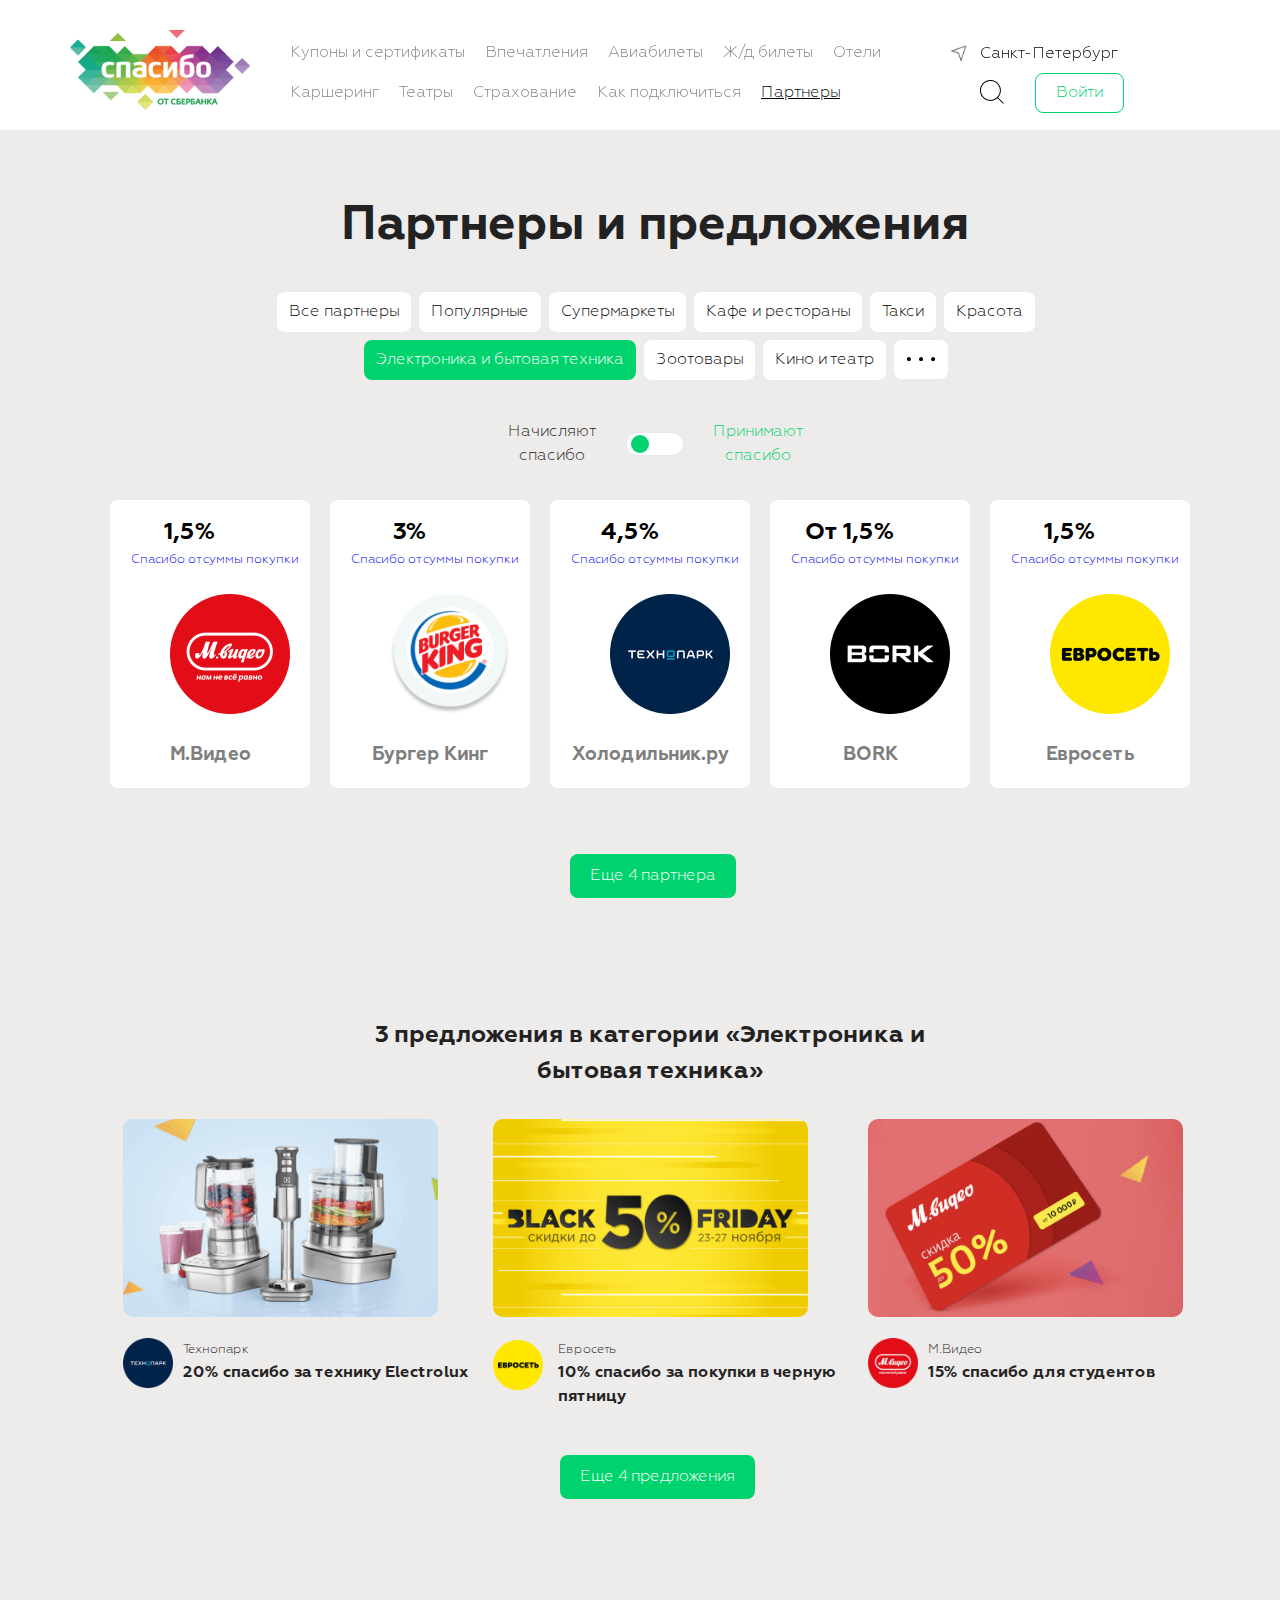
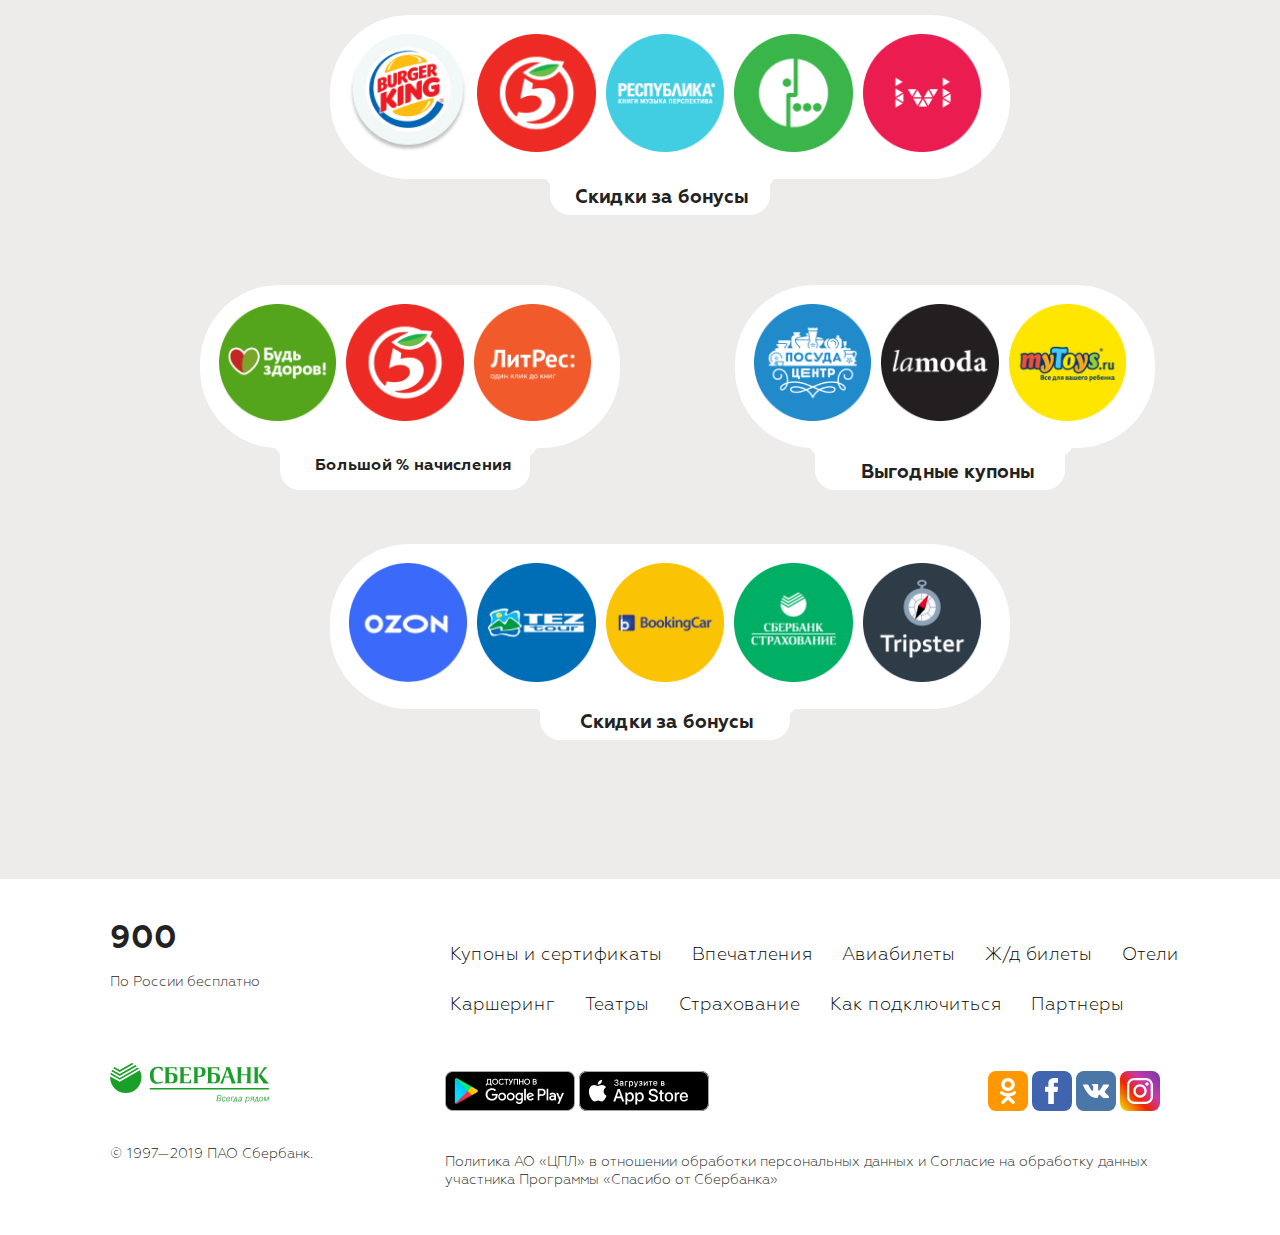
<file: index.html>
<!DOCTYPE html>
<html lang="en">
<head>
    <meta charset="UTF-8">
    <meta http-equiv="X-UA-Compatible" content="IE=edge">
    <meta name="viewport" content="width=device-width, initial-scale=1.0">
    <title>Spasibo</title>
    <link rel="stylesheet" href="css/normalize.css">
    <link rel="stylesheet" href="css/minifier.css">
</head>
<body>
        
            <!-- header part -->
    
    <header class="header">
            <div class="container header__wrapper">
                <div class="header__contant">
                        <img class="header__logo" 
                    src="img/sayt-logo.png" 
                    alt="sayt-logo" 
                    width="180" 
                    height="80">               
                    <div class="navbar__contant">
                        <nav class="navbar">
                            <ul class="header__list">
                                <li class="header__item">
                                    <a class="header__link" href="index.html">Купоны и сертификаты</a>
                                </li>
                                <li class="header__item">
                                    <a class="header__link" href="#">Впечатления</a>
                                </li>
                                <li class="header__item">
                                    <a class="header__link" href="#">Авиабилеты</a>
                                </li>
                                <li class="header__item">
                                    <a class="header__link" href="#">Ж/д билеты</a>
                                </li>
                                <li class="header__item">
                                    <a class="header__link" href="#">Отели</a>
                                </li>
                            </ul>
                        </nav>
                        <div class="contant">
                            <div class="header__contant-wrapper">
                            </div>
                            <a class="header__geo-link" href="#">
                                Санкт-Петербург
                                <div class="header__country">
                                    <p>
                                        Ваш город - <span class="header__country-title">Санкт-Петербург?</span>
                                    </p>
                                       <button class="header__button">
                                            Да 
                                       </button>
                                    <button class="header__country-button">Сменить город</button>
                                </div>
                            </a>
                        </div>
                        </div>
                    </div>
                    <div class="header__wrapper-contant">
                        <nav class="navbar">
                            <ul class="navbar__list">
                                <li class="header__item">
                                    <a class="header__link" href="#">Каршеринг</a>
                                </li>
                                <li class="header__item">
                                    <a class="header__link" href="#">Театры</a>
                                </li>
                                <li class="header__item">
                                    <a class="header__link" href="#">Страхование </a>
                                </li>
                                <li class="header__item">
                                    <a class="header__link" href="#">Как подключиться</a>
                                </li>
                            </ul>
                           </nav>
                            
                        <a class="header__link-navbar" href="index.html">Партнеры</a>
        
                            <div class="header__wrapper-father">
                                <!-- <img class="header__search-img" src="img/search-img.png" alt="img"> -->
                                <div class="header__img-wrapper">
                                    <p class="header__text-img">
                                        Поиск
                                    </p>
                                    <img class="header__contant-img" 
                                    src="img/search-img.png" 
                                    alt="img" 
                                    width="20" 
                                    height="20">
                                </div>
                            </div>
                            <button class="header__button-voyti">Войти</button>
                        </div>
                </div>
            </div>
        </header>

                    <!-- Main part -->

        <main class="main">
            <section class="main__section">
                   <div class=" container">
                       <div class="main__contant">
                        <h2 class="contant__title">
                            Партнеры и предложения
                        </h2>
                        <ul class="contant__list">
                            <li class="contant__item">
                                <a class="contant__item-link" href="action.html">Все партнеры</a>
                            </li>
                            <li class="contant__item">
                                <a class="contant__item-link" href="index.html">Популярные</a>
                            </li>
                            <li class="contant__item">
                                <a class="contant__item-link" href="index.html">Супермаркеты</a>
                            </li>
                            <li class="contant__item">
                                <a class="contant__item-link" href="index.html">Кафе и рестораны</a>
                            </li>
                            <li class="contant__item">
                                <a class="contant__item-link" href="index.html">Такси</a>
                            </li>
                            <li class="contant__item">
                                <a class="contant__item-link" href="index.html">Красота</a>
                            </li>
                            <li class="contant__item">
                                <a class="contant__item-link main__link" href="index.html">Электроника и бытовая техника</a>
                            </li>
                            <li class="contant__item">
                                <a class="contant__item-link" href="index.html">Зоотовары</a>
                            </li>
                            <li class="contant__item">
                                <a class="contant__item-link" href="index.html">Кино и театр</a>
                            </li>
                            <li class="contant__item">
                                <a class="contant__item-link dotted__link" href="index.html">
                                    <img src="img/dotted.png" alt="img">
                                </a>
                            </li>
                        </ul>
                       </div>
                   </div>

                  <div class="container">
                    <div class="section__hero">
                        <p class="section__hero-text">
                             Начисляют спасибо
                        </p>
                        <input class="main__switch-input" type="checkbox" id="switch">
                        <label class="main__switch-label" for="switch"></label>
                        <p class="section__hero-texts">
                            Принимают спасибо
                        </p>
                    </div>
                  </div>
            </section>
            
            <section class="main__section">
                <div class="container">
                    <div class="section__contant">
                        <ul class="section__list">
                            <li class="section__item">
                                <a class="section__link" href="index.html">
                                    <span class="link__num">
                                        1,5%
                                    </span>
                                    <small class="link__small-text">
                                        Спасибо от суммы покупки
                                    </small>
                                    <img class="link__img" 
                                    src="img/М.Видео-img.png" 
                                    alt="img" 
                                    width="160" 
                                    height="160">
                                    <h3 class="link__title">
                                        М.Видео
                                    </h3>
                                </a>
                            </li>
                            <li class="section__item">
                                <a class="section__link" href="index.html">
                                    <span class="link__num">
                                        3%
                                    </span>
                                    <small class="link__small-text">
                                        Спасибо от суммы покупки
                                    </small>
                                    <img class="link__img" 
                                    src="img/burger-img.png" 
                                    alt="img" 
                                    width="160" 
                                    height="160">
                                    <h3 class="link__title">
                                        Бургер Кинг 
                                    </h3>
                                </a>
                            </li>
                            <li class="section__item">
                                <a class="section__link" href="index.html">
                                    <span class="link__num">
                                        4,5%
                                    </span>
                                    <small class="link__small-text">
                                        Спасибо от суммы покупки
                                    </small>
                                    <img class="link__img" 
                                    src="img/textopark-img.png" 
                                    alt="img" 
                                    width="160" 
                                    height="160">
                                    <h3 class="link__title">
                                        Холодильник.ру
                                    </h3>
                                </a>
                            </li>
                            <li class="section__item">
                                <a class="section__link" href="index.html">
                                    <span class="link__num">
                                        От 1,5%
                                    </span>
                                    <small class="link__small-text">
                                        Спасибо от суммы покупки
                                    </small>
                                    <img class="link__img" 
                                    src="img/bork-img.png" 
                                    alt="img" 
                                    width="160" 
                                    height="160">
                                    <h3 class="link__title">
                                        BORK
                                    </h3>
                                </a>
                            </li>
                            <li class="section__item">
                                <a class="section__link" href="index.html">
                                    <span class="link__num">
                                        1,5%
                                    </span>
                                    <small class="link__small-text">
                                        Спасибо от суммы покупки
                                    </small>
                                    <img class="link__img" 
                                    src="img/Евросеть-img.png" 
                                    alt="img" 
                                    width="160" 
                                    height="160">
                                    <h3 class="link__title">
                                        Евросеть
                                    </h3>
                                </a>
                            </li>
                        </ul>
                    </div>
                    <a class="link-green" href="action.html">Еще 4 партнера</a>
                </div>
            </section>

            <section>
                <div class="container">
                    <h2 class="section__hero-title">
                        3 предложения в категории «Электроника и бытовая техника»
                    </h2>
                    <div class="section__wrapper-contant">
                        <div class="section__">
                            <img class="section__img-yevroset" src="img/texnika-img.png" alt="img" width="315" height="245">
                            <div class="section__contant-wrapper">
                                <img class="section__img-texno" src="img/textopark-img.png" 
                                alt="img" 
                                width="50" 
                                height="50">
                               <div class="section__wrapper-text">
                                <small class="section__small-text">Технопарк</small>
                                <p class="section__text">
                                    20% спасибо за технику Electrolux
                                </p>
                               </div>
                            </div>
                        </div>
                        <div>
                            <img class="section__img-yevroset" src="img/skidka-img.png" alt="img" width="315" height="245">
                            <div class="section__contant-wrapper">
                                <img class="section__img-yevro" src="img/Евросеть-img.png" 
                                alt="img" 
                                width="50" 
                                height="50">
                               <div class="section__wrapper-text">
                                <small class="section__small-text">Евросеть</small>
                                <p class="section__text">
                                    10% спасибо за покупки в черную пятницу
                                </p>
                               </div>
                            </div>
                        </div>
                        <div>
                            <img class="section__img-yevroset" src="img/karta-img.png" alt="img" width="315" height="245">
                            <div class="section__contant-wrapper">
                                <img class="section__img-texno" src="img/М.Видео-img.png" 
                                alt="img" 
                                width="50" 
                                height="50">
                               <div class="section__wrapper-text">
                                <small class="section__small-text">М.Видео</small>
                                <p class="section__text">
                                    15% спасибо для студентов
                                </p>
                               </div>
                            </div>
                        </div>
                    </div>
                    <a class="link-green green-color" href="action.html">Еще 4 предложения</a>
                </div>
            </section>

            <section>
                <div class="container">
                    <div class="section__part">
                        <ul class="section__part-list">
                            <li class="section__part-item">
                                <img src="img/burger-img.png" 
                                alt="img" 
                                width="120" 
                                height="120">
                            </li>
                            <li class="section__part-item">
                                <img src="img/cherry-img.png" 
                                alt="img" 
                                width="120" 
                                height="120">
                            </li>
                            <li class="section__part-item">
                                <img src="img/respublika-img.png" 
                                alt="img" 
                                width="120" 
                                height="120">
                            </li>
                            <li class="section__part-item">
                                <img src="img/items-img.png" 
                                alt="img" 
                                width="120" 
                                height="120">
                            </li>
                            <li class="section__part-item">
                                <img src="img/M-img.png" 
                                alt="img"
                                width="120" 
                                height="120">
                            </li>
                        </ul>
                    </div>
                    
                    <div class="ramka">
                        <h3 class="ramka__title">
                            Скидки за бонусы
                        </h3>
                    </div>

                    <div class="container__contant">
                        <div>
                         <div class="section__part">
                             <ul class="section__part-lists">
                                 <li class="section__part-item">
                                     <img src="img/health-img.png" 
                                     alt="img" 
                                     width="120" 
                                     height="120">
                                 </li>
                                 <li class="section__part-item">
                                     <img src="img/cherry-img.png" 
                                     alt="img" 
                                     width="120" 
                                     height="120">
                                 </li>
                                 <li class="section__part-item">
                                     <img src="img/litPec-img.png" 
                                     alt="img" 
                                     width="120" 
                                     height="120">
                                 </li>
                             </ul>
                         </div>
                         
                         <div class="ramka-contant">
                             <h3 class="ramka__contant-title">
                                 Большой % начисления
                             </h3>
                         </div>
                     </div>
     
                     <div class="container">
                         <div class="section__part">
                             <ul class="section__part-lists">
                                 <li class="section__part-item">
                                     <img src="img/sentr-img.png" 
                                     alt="img" 
                                     width="120" 
                                     height="120">
                                 </li>
                                 <li class="section__part-item">
                                     <img src="img/lamoda-img.png" 
                                     alt="img" 
                                     width="120" 
                                     height="120">
                                 </li>
                                 <li class="section__part-item">
                                     <img src="img/toys-img.png" 
                                     alt="img" 
                                     width="120" 
                                     height="120">
                                 </li>
                             </ul>
                         </div>
                         
                         <div class="section__ramka">
                             <h3 class="section__ramka-title">
                                 Выгодные купоны
                             </h3>
                         </div>
                    </div>
                 </div>
                 <div class="section__part">
                    <ul class="section__part-list">
                        <li class="section__part-item">
                            <img src="img/ozon-img.png" 
                            alt="img" 
                            width="120" 
                            height="120">
                        </li>
                        <li class="section__part-item">
                            <img src="img/tour-img.png" 
                            alt="img" 
                            width="120" 
                            height="120">
                        </li>
                        <li class="section__part-item">
                            <img src="img/bookingcar-img.png" 
                            alt="img" 
                            width="120" 
                            height="120">
                        </li>
                        <li class="section__part-item">
                            <img src="img/bank-img.png" 
                            alt="img" 
                            width="120" 
                            height="120">
                        </li>
                        <li class="section__part-item">
                            <img src="img/tripser-img.png" 
                            alt="img"
                            width="120" 
                            height="120">
                        </li>
                    </ul>
                </div>
                <div class="contant__ramka">
                    <h3 class="contant__ramka-title">
                        Скидки за бонусы
                    </h3>
                </div>
              </div>
          </section>
        </main>

        <footer class="footer">
           <div class="container">
               <div class="footer__contant">
                   <div class="footer__hero">
                        <span class="hero__num">
                            900
                        </span>
                        <p class="hero__text">
                            По России бесплатно
                        </p>
                        <img class="hero__img" src="img/sberlogo-img.svg" alt="img">
                        <p class="hero__text">
                            © 1997—2019 ПАО Сбербанк.
                        </p>
                   </div>
                   <div>
                       <ul class="footer__list">
                        <li class="footer__item">
                            <a class="footer__link" href="index.html">Купоны и сертификаты</a>
                        </li>
                        <li class="footer__item">
                            <a class="footer__link" href="#">Впечатления</a>
                        </li>
                        <li class="footer__item">
                            <a class="footer__link" href="#">Авиабилеты</a>
                        </li>
                        <li class="footer__item">
                            <a class="footer__link" href="#">Ж/д билеты</a>
                        </li>
                        <li class="footer__item">
                            <a class="footer__link" href="#">Отели</a>
                        </li>
                        <li class="footer__item">
                            <a class="footer__link" href="">Каршеринг</a>
                        </li>
                        <li class="footer__item">
                            <a class="footer__link footer__teatr-link" href="">Театры</a>
                        </li>
                        <li class="footer__item">
                            <a class="footer__link" href="">Страхование </a>
                        </li>
                        <li class="footer__item">
                            <a class="footer__link" href="">Как подключиться</a>
                        </li>
                        <li class="footer__item">
                            <a class="footer__link" href="index.html">Партнеры</a>
                        </li>
                       </ul>
                       <div class="footer__img-sayt">
                        <div class="footer__img-contant">
                            <img src="img/play-app.png" alt="img">
                            <img src="img/app-store-img.svg" alt="img">
                          </div>
                          <div class="footer__sayt">
                              <img class="contant__img-sayt" src="img/ok-sayt.svg" alt="img">
                              <img class="contant__img-sayt" src="img/fb-sayt.svg" alt="img">
                              <img class="contant__img-sayt" src="img/vk -sayt.svg" alt="img">
                              <img class="contant__img-sayt" src="img/inst-img.svg" alt="img">
                          </div>
                       </div>
                       <p class="footer__list-text">
                        Политика АО «ЦПЛ» в отношении обработки персональных данных и Согласие на обработку данных участника Программы «Спасибо от Сбербанка»
                       </p>
                   </div>
               </div>
           </div>
        </footer>
</body>
</html>
</file>
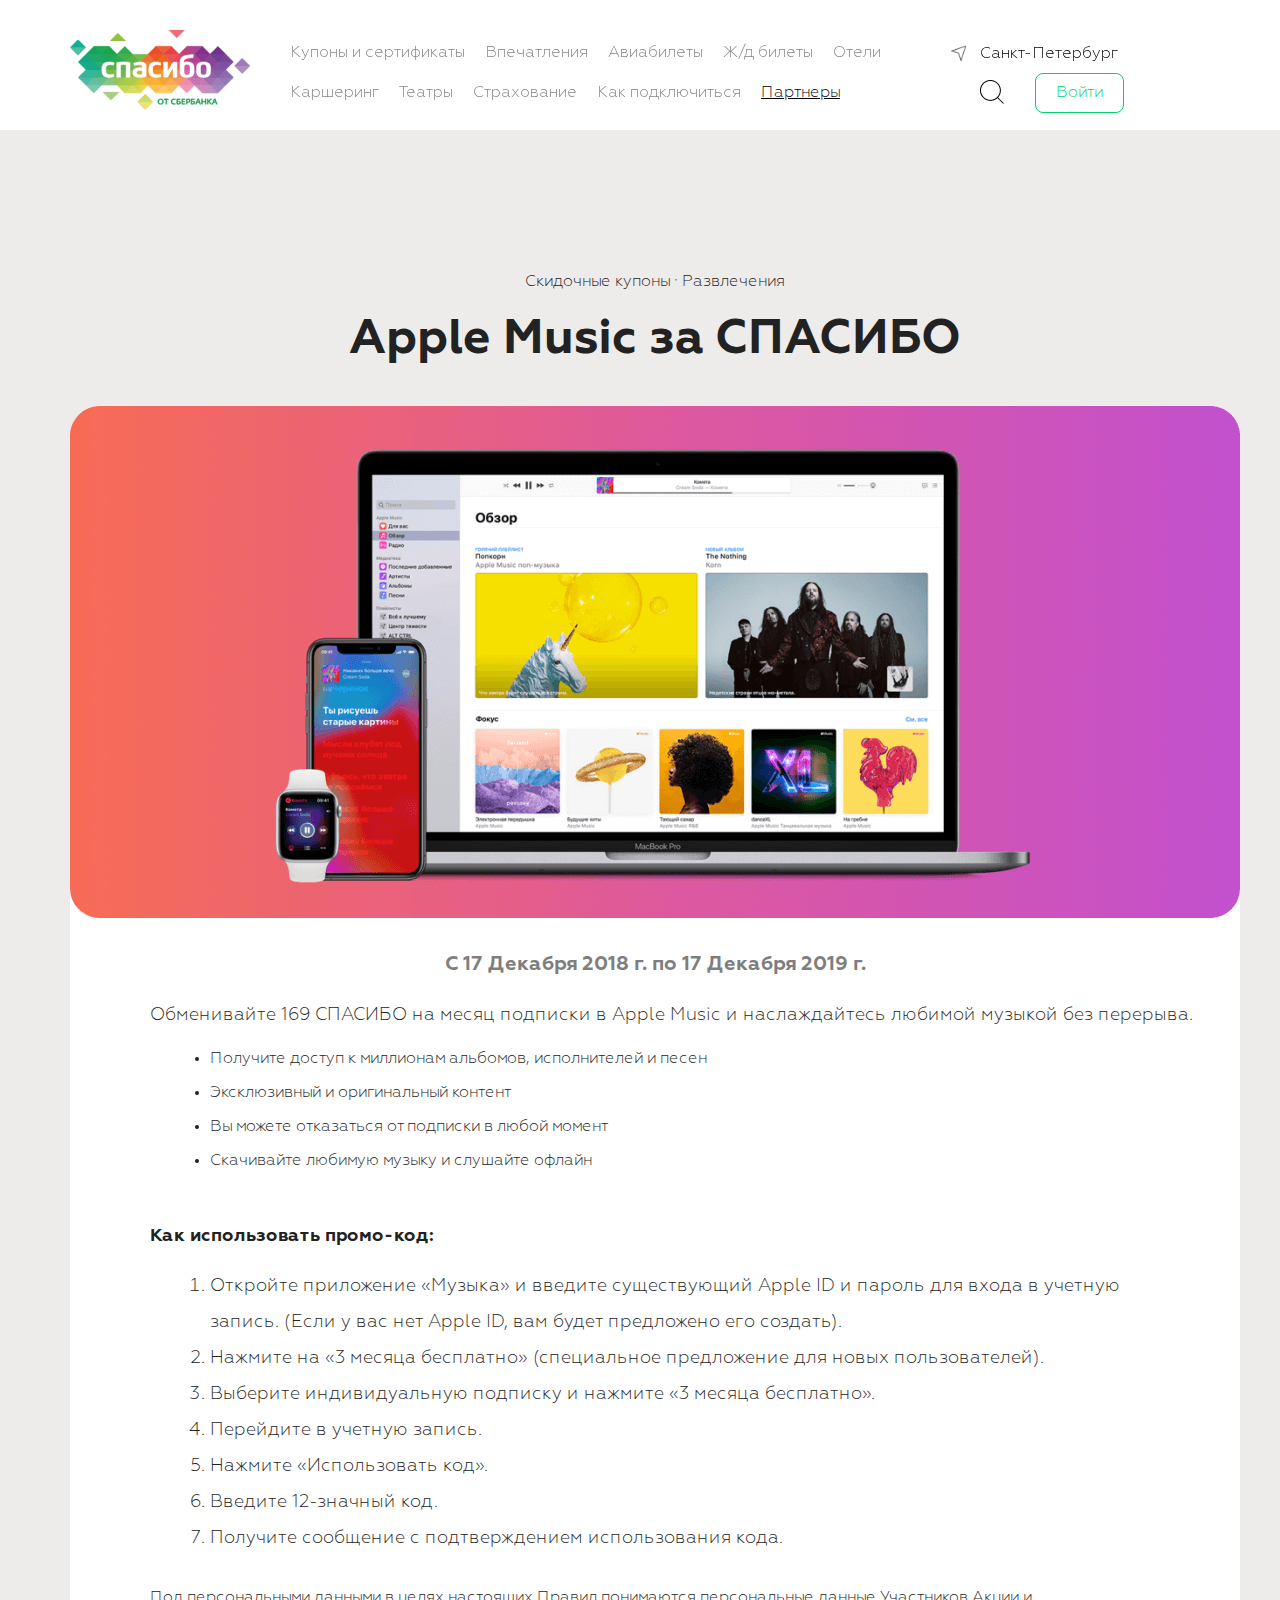
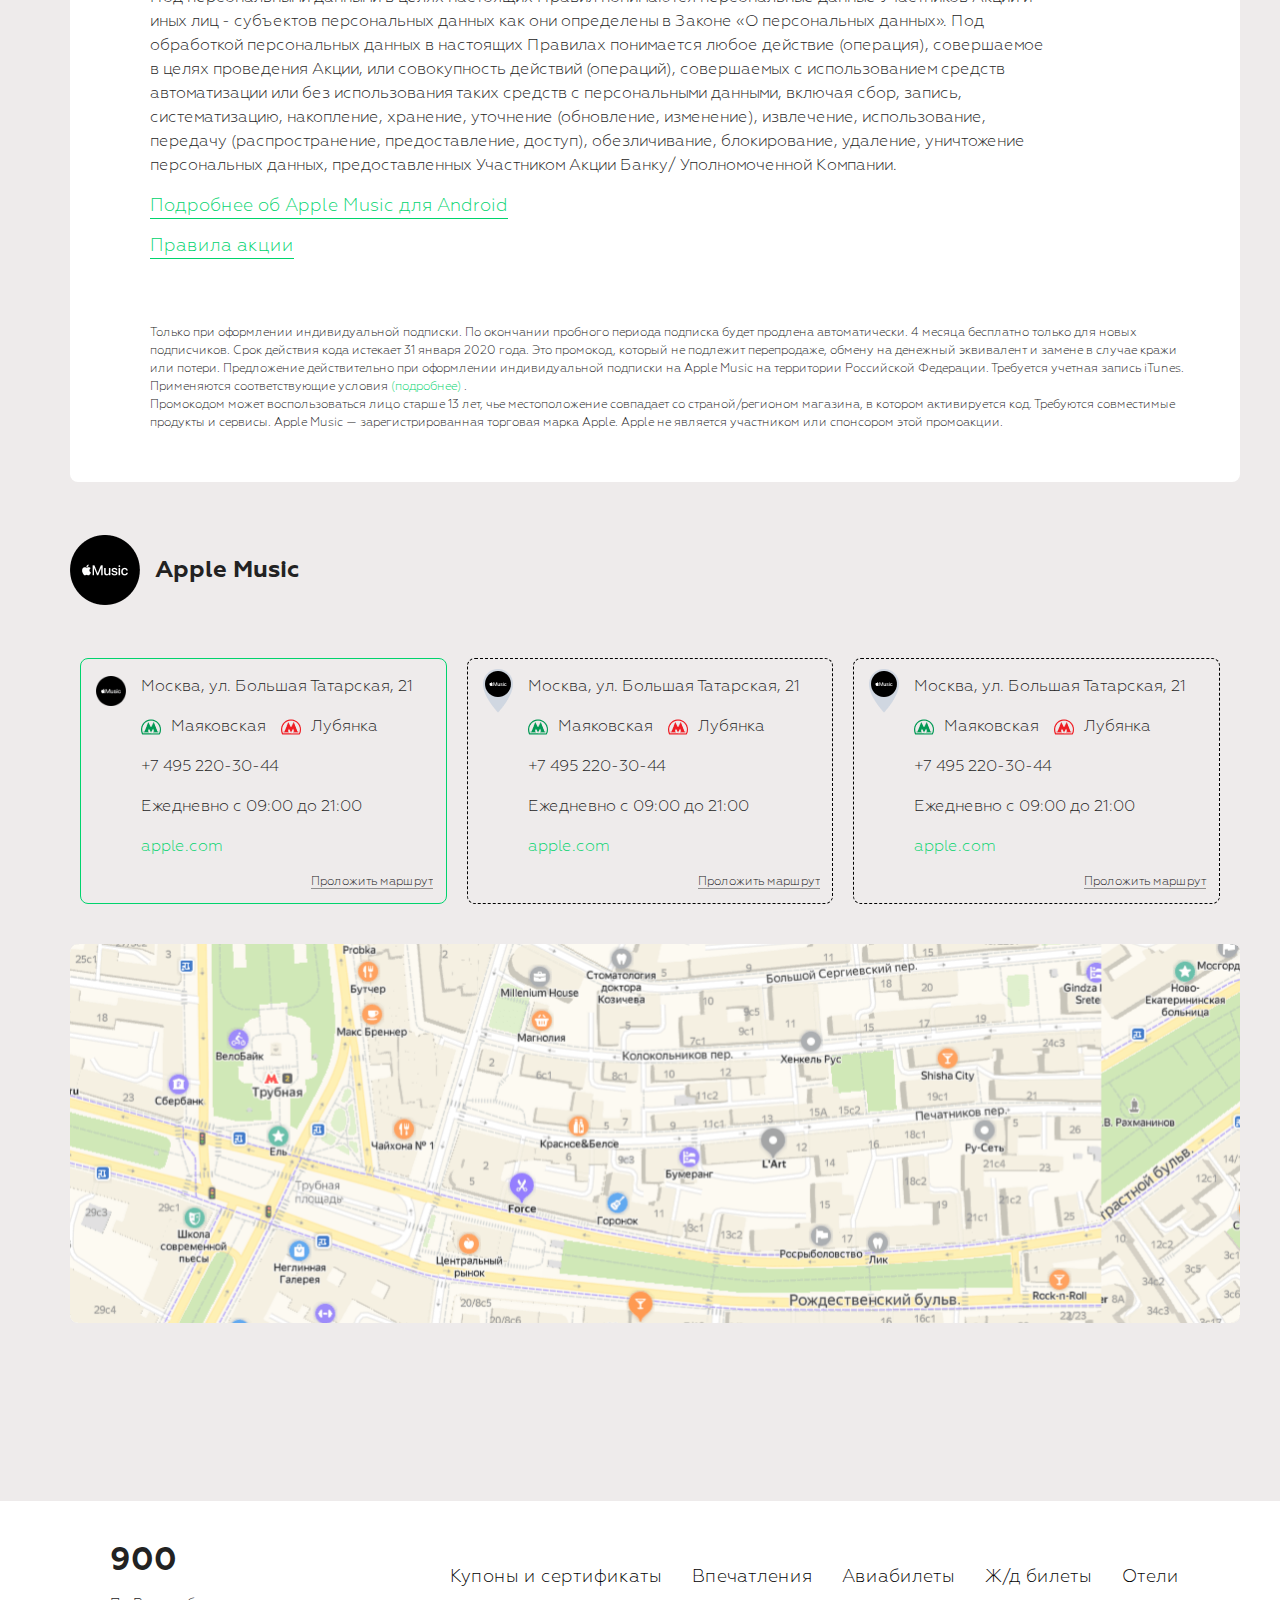
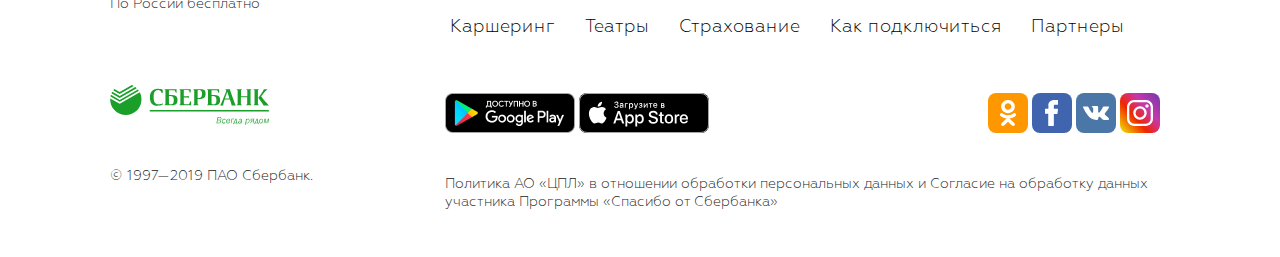
<file: action.html>
<!DOCTYPE html>
<html lang="en">
<head>
    <meta charset="UTF-8">
    <meta http-equiv="X-UA-Compatible" content="IE=edge">
    <meta name="viewport" content="width=device-width, initial-scale=1.0">
    <title>Action</title>
    <link rel="stylesheet" href="css/normalize.css">
    <link rel="stylesheet" href="css/minifier.css">

</head>
<body>
                <!-- header part -->
    
    <header class="header">
        <div class="container header__wrapper">
            <div class="header__contant">
                    <img class="header__logo" 
                src="img/sayt-logo.png" 
                alt="sayt-logo" 
                width="180" 
                height="80">               
                <div class="navbar__contant">
                    <nav class="navbar">
                        <ul class="header__list">
                            <li class="header__item">
                                <a class="header__link" href="list-img">Купоны и сертификаты</a>
                            </li>
                            <li class="header__item">
                                <a class="header__link" href="list-img">Впечатления</a>
                            </li>
                            <li class="header__item">
                                <a class="header__link" href="list-img">Авиабилеты</a>
                            </li>
                            <li class="header__item">
                                <a class="header__link" href="list-img">Ж/д билеты</a>
                            </li>
                            <li class="header__item">
                                <a class="header__link" href="list-img">Отели</a>
                            </li>
                        </ul>
                    </nav>
                    <div class="contant">
                        <div class="header__contant-wrapper">
                        </div>
                        <a class="header__geo-link" href="#">
                            Санкт-Петербург
                            <div class="header__country">
                                <p>
                                    Ваш город - <span class="header__country-title">Санкт-Петербург?</span>
                                </p>
                                   <button class="header__button">
                                        Да 
                                   </button>
                                <button class="header__country-button">Сменить город</button>
                            </div>
                        </a>
                    </div>
                    </div>
                </div>
                <div class="header__wrapper-contant">
                    <nav class="navbar">
                        <ul class="navbar__list">
                            <li class="header__item">
                                <a class="header__link" href="">Каршеринг</a>
                            </li>
                            <li class="header__item">
                                <a class="header__link" href="">Театры</a>
                            </li>
                            <li class="header__item">
                                <a class="header__link" href="">Страхование </a>
                            </li>
                            <li class="header__item">
                                <a class="header__link" href="">Как подключиться</a>
                            </li>
                        </ul>
                       </nav>
                        
                        <a class="header__link-navbar" href="index.html">Партнеры</a>
    
                        <div class="header__wrapper-father">
                            <!-- <img class="header__search-img" src="img/search-img.png" alt="img"> -->
                            <div class="header__img-wrapper">
                                <p class="header__text-img">
                                    Поиск
                                </p>
                                <img class="header__contant-img" 
                                src="img/search-img.png" 
                                alt="img" 
                                width="20" 
                                height="20">
                            </div>
                        </div>
                        <button class="header__button-voyti">Войти</button>
                    </div>
            </div>
        </div>
    </header>

                <!-- main part -->

        <main class="main">
            <section class="main__section">
                <div class="container">
                    <div class="section__contant">
                        <p class="contant__text">
                            Скидочные купоны · Развлечения
                        </p>
                        <h2 class="contant__title">
                            Apple Music за СПАСИБО
                        </h2>
                    </div>

                    <div class="contant__wrapper">
                        <img src="img/action-img.png" 
                        alt="action-img" 
                        width="1170" 
                        height="512">
                        <p class="wrapper__date">
                            C 17 Декабря 2018 г. по 17 Декабря 2019 г.
                        </p>
                        <p class="wrapper__music">
                            Обменивайте 169 СПАСИБО на месяц подписки в Apple Music и наслаждайтесь любимой музыкой без перерыва. 
                        </p>
                        <ul class="wrapper__list">
                            <li class="wrapper__item">Получите доступ к миллионам альбомов, исполнителей и песен</li>
                            <li class="wrapper__item">  Эксклюзивный и оригинальный контент</li>
                            <li class="wrapper__item"> Вы можете отказаться от подписки в любой момент</li>
                            <li class="wrapper__item"> Скачивайте любимую музыку и слушайте офлайн</li>
                        </ul>

                        <h3 class="wrapper__title">
                            Как использовать промо-код:
                        </h3>
                        <ol class="wrapper__orderly">
                            <li>
                                  Откройте приложение «Музыка» и введите существующий Apple ID и пароль для входа в учетную запись. 
                                (Если у   вас нет Apple ID, вам будет предложено его создать).
                            </li>
                            <li>
                                  Нажмите на «3 месяца бесплатно» (специальное предложение для новых пользователей).
                            </li>
                            <li>
                                  Выберите индивидуальную подписку и нажмите «3 месяца бесплатно».
                            </li>
                            <li>
                                  Перейдите в учетную запись.
                            </li>
                            <li>
                                  Нажмите «Использовать код».
                            </li>
                            <li>
                                  Введите 12-значный код.
                            </li>
                            <li>
                                  Получите сообщение с подтверждением использования кода.
                            </li>
                        </ol>
                        <p class="wrapper__about-bank">
                            Под персональными данными в целях настоящих Правил понимаются персональные данные 
                            Участников Акции и иных лиц - субъектов персональных данных как они определены в Законе 
                            «О персональных данных». Под обработкой персональных данных в настоящих Правилах понимается 
                            любое действие (операция), совершаемое в целях проведения Акции, или совокупность действий
                            (операций), совершаемых с использованием средств автоматизации или без использования таких 
                            средств с персональными данными, включая сбор, запись, систематизацию, накопление, хранение, 
                            уточнение (обновление, изменение), извлечение, использование, передачу (распространение, 
                            предоставление, доступ), обезличивание, блокирование, удаление, уничтожение персональных
                            данных, предоставленных Участником Акции Банку/ Уполномоченной Компании.
                        </p>
                        <div class="wrapper__link">
                            <a class="wrapper__music-link" href="index.html">Подробнее об Apple Music для Android</a>
                        </div>
                        <!-- <br> -->
                        <span>
                            <a class="wrapper__aksiya-link" href="#">Правила акции</a>
                        </span>
                        <p class="wrapper__about-items">
                            Только при оформлении индивидуальной подписки. По окончании пробного периода подписка будет 
                            продлена автоматически. 4 месяца бесплатно только для новых подписчиков. Срок действия кода 
                            истекает 31 января 2020 года. Это промокод, который не подлежит перепродаже, обмену на 
                            денежный эквивалент и замене в случае кражи или потери. Предложение действительно при 
                            оформлении индивидуальной подписки на Apple Music на территории Российской Федерации. 
                            Требуется учетная запись iTunes. Применяются соответствующие условия 
                            <span>
                                <a class="wrapper__text-link" href="#">(подробнее)</a>
                            </span>.
                        </p>
                        <p class="wrapper__about-items wrapper__text">
                            Промокодом может воспользоваться лицо старше 13 лет, чье местоположение совпадает со 
                            страной/регионом магазина, в котором активируется код.
                            Требуются совместимые продукты и сервисы. Apple Music — зарегистрированная торговая марка 
                            Apple. Apple не является участником или спонсором этой промоакции.
                        </p>
                    </div>
                </div>
            </section>
            
            <section>
                    <div class="container">
                        <div class="container-contant">
                            <img class="container__img" src="img/apple-img.png" 
                            alt="apple-img" 
                            width="70" 
                            height="70">
                            <h2>
                                Apple Music
                            </h2>
                        </div>
                        
                        <div class="container__wrapper">
                            <div class="container__wrapper-contant">
                                <img class="container__apple-img" src="img/apple-img.png" 
                                alt="img" 
                                width="30" 
                                height="30">
                                <div class="container__wrapper-transport">
                                    <p class="container__street">
                                        Москва, ул. Большая Татарская, 21
                                    </p>
                                
                                <div class="container__father-contant">
                                    <span class="container__logo">
                                        <img class="container__logo-img" src="img/moscow-metro-logo 1 (1).png" alt="logo">
                                        <p>
                                            Маяковская
                                        </p>
                                       </span>
                                      
                                       <span  class="container__logo">
                                            <img class="container__logo-img" 
                                            src="img/moscow-metro-logo 2 (1).png" 
                                            alt="logo2">
                                            <p>
                                                Лубянка
                                            </p>
                                       </span>
                                   </div>
                                   <span class="container__link-phone"> 
                                    <a class="container__link-phone" href="+74952203044">+7 495 220-30-44</a>
                                   </span>
      
                                  <p>
                                    Ежедневно с 09:00 до 21:00
                                  </p>
                                   
                                   <a class="container__apple-link" href="#">apple.com</a>
                                   
                                   <div class="container__marshut">
                                        <a class="container__link-marshut" href="#">Проложить маршрут</a>
                                   </div>
                                </div>
                            </div>
                            <div class="container__wrapper-contant container__map-img">
                                <img class="container__apple-img" src="img/music-img.png" 
                                alt="img" 
                                width="30" 
                                height="30">
                                <div class="container__wrapper-transport">
                                    <p class="container__street">
                                        Москва, ул. Большая Татарская, 21
                                    </p>
                                
                                <div class="container__father-contant">
                                    <span class="container__logo">
                                        <img class="container__logo-img" src="img/moscow-metro-logo 1 (1).png" alt="logo">
                                        <p>
                                            Маяковская
                                        </p>
                                       </span>
                                      
                                       <span  class="container__logo">
                                            <img class="container__logo-img" 
                                            src="img/moscow-metro-logo 2 (1).png" 
                                            alt="logo2">
                                            <p>
                                                Лубянка
                                            </p>
                                       </span>
                                   </div>
                                   <span class="container__link-phone"> 
                                    <a class="container__link-phone" href="+74952203044">+7 495 220-30-44</a>
                                   </span>
      
                                  <p>
                                    Ежедневно с 09:00 до 21:00
                                  </p>
                                   
                                   <a class="container__apple-link" href="#">apple.com</a>
                                   
                                   <div class="container__marshut">
                                        <a class="container__link-marshut" href="#">Проложить маршрут</a>
                                   </div>
                                </div>
                            </div>
                            <div class="container__wrapper-contant container__map-img">
                                <img class="container__apple-img" src="img/music-img.png" 
                                alt="img" 
                                width="30" 
                                height="30">
                                <div class="container__wrapper-transport">
                                    <p class="container__street">
                                        Москва, ул. Большая Татарская, 21
                                    </p>
                                
                                <div class="container__father-contant">
                                    <span class="container__logo">
                                        <img class="container__logo-img" src="img/moscow-metro-logo 1 (1).png" alt="logo">
                                        <p>
                                            Маяковская
                                        </p>
                                       </span>
                                      
                                       <span  class="container__logo">
                                            <img class="container__logo-img" 
                                            src="img/moscow-metro-logo 2 (1).png" 
                                            alt="logo2">
                                            <p>
                                                Лубянка
                                            </p>
                                       </span>
                                   </div>
                                   <span class="container__link-phone"> 
                                    <a class="container__link-phone" href="+74952203044">+7 495 220-30-44</a>
                                   </span>
      
                                  <p>
                                    Ежедневно с 09:00 до 21:00
                                  </p>
                                   
                                   <a class="container__apple-link" href="#">apple.com</a>
                                   
                                   <div class="container__marshut">
                                        <a class="container__link-marshut" href="#">Проложить маршрут</a>
                                   </div>
                                </div>
                            </div>
                        </div>
                        <img class="container__maps-img" 
                        src="img/map-img.png" 
                        alt="map-img" 
                        width="1173" 
                        height="380">
                    </div>
            </section>
        </main>

                <!-- footer part -->

                <footer class="footer">
                    <div class="container">
                        <div class="footer__contant">
                            <div class="footer__hero">
                                 <span class="hero__num">
                                     900
                                 </span>
                                 <p class="hero__text">
                                     По России бесплатно
                                 </p>
                                 <img class="hero__img" src="img/sberlogo-img.svg" alt="img">
                                 <p class="hero__text">
                                     © 1997—2019 ПАО Сбербанк.
                                 </p>
                            </div>
                            <div>
                                <ul class="footer__list">
                                 <li class="footer__item">
                                     <a class="footer__link" href="index.html">Купоны и сертификаты</a>
                                 </li>
                                 <li class="footer__item">
                                     <a class="footer__link" href="#">Впечатления</a>
                                 </li>
                                 <li class="footer__item">
                                     <a class="footer__link" href="#">Авиабилеты</a>
                                 </li>
                                 <li class="footer__item">
                                     <a class="footer__link" href="#">Ж/д билеты</a>
                                 </li>
                                 <li class="footer__item">
                                     <a class="footer__link" href="#">Отели</a>
                                 </li>
                                 <li class="footer__item">
                                     <a class="footer__link" href="">Каршеринг</a>
                                 </li>
                                 <li class="footer__item">
                                     <a class="footer__link footer__teatr-link" href="">Театры</a>
                                 </li>
                                 <li class="footer__item">
                                     <a class="footer__link" href="">Страхование </a>
                                 </li>
                                 <li class="footer__item">
                                     <a class="footer__link" href="">Как подключиться</a>
                                 </li>
                                 <li class="footer__item">
                                     <a class="footer__link" href="index.html">Партнеры</a>
                                 </li>
                                </ul>
                                <div class="footer__img-sayt">
                                 <div class="footer__img-contant">
                                     <img src="img/play-app.png" alt="img">
                                     <img src="img/app-store-img.svg" alt="img">
                                   </div>
                                   <div class="footer__sayt">
                                       <img class="contant__img-sayt" src="img/ok-sayt.svg" alt="img">
                                       <img class="contant__img-sayt" src="img/fb-sayt.svg" alt="img">
                                       <img class="contant__img-sayt" src="img/vk -sayt.svg" alt="img">
                                       <img class="contant__img-sayt" src="img/inst-img.svg" alt="img">
                                   </div>
                                </div>
                                <p class="footer__list-text">
                                 Политика АО «ЦПЛ» в отношении обработки персональных данных и Согласие на обработку данных участника Программы «Спасибо от Сбербанка»
                                </p>
                            </div>
                        </div>
                    </div>
                 </footer>
</body>
</html>
</file>
<file: css/minifier.css>
@font-face{font-family:'Geometria';src:url('../fonts/Geometria-Light.woff2') format('woff2'),url('../fonts/Geometria-Light.woff') format('woff');font-weight:300;font-style:normal;font-display:swap}@font-face{font-family:'Geometria';src:url('../fonts/Geometria-Bold.woff2') format('woff2'),url('../fonts/Geometria-Bold.woff') format('woff');font-weight:700;font-style:normal;font-display:swap}html{-webkit-box-sizing:border-box;box-sizing:border-box}*,*:before,*:after{-webkit-box-sizing:inherit;box-sizing:inherit}html{height:100%}body{height:100%;padding:0;margin:0;font-family:"Geometria","Arial",sans-serif;font-size:16px;line-height:1.5;color:#222;background:#eeebeb;opacity:1}img{max-width:100%;height:auto}.visually-hidden{position:absolute;width:1px;height:1px;margin:-1px;border:0;padding:0;clip:rect(0 0 0 0);overflow:hidden}.container{max-width:1200px;padding-left:30px;margin-left:auto;margin-right:auto}.header{height:130px;background-color:#fff;padding-bottom:20px;position:fixed;z-index:10001;top:0;width:100%}
.header__wrapper{display:-webkit-box;display:-ms-flexbox;display:flex;-webkit-box-align:center;-ms-flex-align:center;align-items:center}.header__contant{margin-top:20px;display:-webkit-box;display:-ms-flexbox;display:flex;-webkit-box-align:center;-ms-flex-align:center;align-items:center;position:fixed;top:10px;width:100%}.header__logo{margin-right:35px}.navbar__contant{position:absolute;z-index:1;top:-5px;left:180px}.header__list{display:-webkit-box;display:-ms-flexbox;display:flex;-webkit-box-align:center;-ms-flex-align:center;align-items:center;list-style-type:none;margin-right:40px}.header__item{margin-right:20px}.header__link{text-decoration:none;color:#000;opacity:.5}.contant{position:absolute;z-index:1000;left:700px;top:20px;width:100%;background-color:#fff}.header__contant-wrapper{width:17px;height:17px;background-image:url(../img/geo-img.png);opacity:.7;margin-right:10px;background-repeat:round}.header__geo-link{text-decoration:none;color:#000;position:absolute;z-index:50;top:-3px;left:30px;width:100%}
.header__country{display:none;margin:0;margin-top:20px;padding:0;background-color:#fff;-webkit-box-shadow:0px 0px 15px 5px rgba(0,0,0,.1);box-shadow:0px 0px 15px 5px rgba(0,0,0,.1);border-radius:8px;position:absolute;z-index:50;left:-120px;top:15px;border:2px solid #fff;padding:10px}.header__geo-link:hover .header__country{display:block;border:none;opacity:1}.header__country:before{display:block;border-top:15px solid transparent;border-right:15px solid #fff;-webkit-transform:rotate(225deg);-ms-transform:rotate(225deg);transform:rotate(225deg);position:absolute;z-index:1;left:230px;top:-6px;content:''}.header__country-title{font-weight:700;opacity:1}.header__button{margin-left:20px;margin-right:10px;padding:5px 20px;background-color:#1dcf1d;border:2px solid transparent;color:#fff;border-radius:5px}.button:active{color:#1dcf1d;border:2px solid #1dcf1d;background-color:#fff}.header__country-button{padding:5px 20px;color:#1dcf1d;border-radius:5px;border:2px solid #1dcf1d;background-color:#fff}
.country-button:active{background-color:#1dcf1d;border:2px solid transparent;color:#fff}.header__wrapper-contant{display:-webkit-box;display:-ms-flexbox;display:flex;-webkit-box-align:center;-ms-flex-align:center;align-items:center;margin-top:60px;margin-left:180px;margin-top:65px}.navbar__list{display:-webkit-box;display:-ms-flexbox;display:flex;-webkit-box-align:center;-ms-flex-align:center;align-items:center;list-style-type:none}.header__link-navbar{color:#000;margin-right:100px}.header__wrapper-father{display:block;width:100px;height:100px;background-image:url(../img/search-img.png);background-repeat:round;background-repeat:no-repeat;position:fixed;z-index:0;top:80px;left:980px}.header__img-wrapper{display:none;-webkit-box-align:center;-ms-flex-align:center;align-items:center;width:200px;height:50px;background-color:#fff;-webkit-box-shadow:0 0 5px 1px #c2c1c1;box-shadow:0 0 5px 1px #c2c1c1}.header__text-img{display:none;padding-right:100px;padding-left:10px}.header__contant-img{position:absolute;z-index:1;left:150px;bottom:14px}
.header__wrapper-father:hover .header__text-img{display:block;width:170px;position:absolute;z-index:1;left:10px;bottom:-5px;border-bottom:1px solid #000}.header__wrapper-father:hover .header__img-wrapper{display:block;padding-top:15px;position:relative}.header__button-voyti{display:inline-block;border:1px solid #00d36d;-webkit-box-sizing:border-box;box-sizing:border-box;border-radius:8px;padding:10px 20px;background-color:#fff;color:#00d36d;margin-left:95px}.main__contant{margin-top:200px}.contant__title{margin-top:30px;text-align:center;font-size:48px;line-height:52px;font-weight:600}.contant__list{display:-webkit-box;display:-ms-flexbox;display:flex;-webkit-box-align:center;-ms-flex-align:center;align-items:center;-ms-flex-wrap:wrap;flex-wrap:wrap;margin-left:150px;margin-right:180px;-webkit-box-pack:center;-ms-flex-pack:center;justify-content:center;list-style-type:none}.contant__item{margin-right:8px;background:#fff;border-radius:8px;margin-bottom:8px;padding:8px 12px}.contant__item:hover{background:#00d36d}
.contant__item:active{background:#00d36d;opacity:.5}.contant__item-link{display:inline-block;text-decoration:none;color:#000}.dotted__link{height:23px;display:-webkit-box;display:-ms-flexbox;display:flex;-webkit-box-align:center;-ms-flex-align:center;align-items:center;text-align:center}.main__link{display:inline-block;color:#fff;opacity:1}.contant__item:nth-child(7){background:#00d36d;border-radius:8px}.section__hero{display:-webkit-box;display:-ms-flexbox;display:flex;-webkit-box-align:center;-ms-flex-align:center;align-items:center;-webkit-box-pack:center;-ms-flex-pack:center;justify-content:center}.section__hero-text{width:100px;text-align:center;margin-left:24px;margin-right:24px}.section__hero-texts{width:100px;text-align:center;margin-left:24px;margin-right:24px}.main__switch-label{position:relative;z-index:1;display:block;width:58px;height:24px;background:#fff;border:1px solid #e4e6e9;border-radius:12px}.main__switch-label:before{position:absolute;z-index:1;top:50%;left:4px;-webkit-transform:translateY(-50%);-ms-transform:translateY(-50%);transform:translateY(-50%);display:block;width:18px;height:18px;background:#00d36d;border-radius:50%;content:'';-webkit-transition:.3s ease;-o-transition:.3s ease;transition:.3s ease}
.main__switch-input{display:none}.main__switch-input:checked+.main__switch-label:before{left:calc(100% - 4px);-webkit-transform:translateY(-50%) translateX(-100%);-ms-transform:translateY(-50%) translateX(-100%);transform:translateY(-50%) translateX(-100%)}.main__switch-input:checked,.section__hero-texts{color:#00d36d;opacity:1}.section__list{list-style-type:none;display:-webkit-box;display:-ms-flexbox;display:flex}.section__item{margin-left:0;margin-right:20px}.section__item:nth-child(5){margin-right:0}.section__link{width:200px;display:inline-block;-webkit-box-orient:vertical;-webkit-box-direction:normal;-ms-flex-direction:column;flex-direction:column;-ms-flex-wrap:wrap;flex-wrap:wrap;background:#fff;border-radius:8px;text-decoration:none;margin-bottom:20px}.link__num{display:inline-block;font-weight:700;font-size:24px;line-height:24px;color:#000;-webkit-box-orient:vertical;-webkit-box-direction:normal;-ms-flex-direction:column;flex-direction:column;padding-right:56px;padding-top:20px;padding-left:15px}
.link__small-text{display:inline-block;padding-left:10px;padding-bottom:25px}.link__img{padding-left:40px}.link__title{display:-webkit-box;display:-ms-flexbox;display:flex;-webkit-box-pack:center;-ms-flex-pack:center;justify-content:center;color:#000;opacity:.5}.link-green{display:inline-block;text-decoration:none;color:#fff;background:#00d36d;border-radius:8px;padding:10px 20px;margin-left:500px;margin-bottom:100px;margin-top:30px}.link-green:hover{background:#00d36d;opacity:.8}.link-green:active{background:#00d36d;opacity:.5}.green-color{margin-left:490px}.section__hero-title{width:600px;text-align:center;margin-left:280px;margin-bottom:30px}.section__wrapper-contant{display:-webkit-box;display:-ms-flexbox;display:flex;-webkit-box-pack:center;-ms-flex-pack:center;justify-content:center;margin-left:50px}.section__contant-wrapper{display:-webkit-box;display:-ms-flexbox;display:flex;-webkit-box-align:center;-ms-flex-align:center;align-items:center}.section__img-texno{margin-right:10px}.section__wrapper-text{margin-top:12px}
.section__small-text{margin-bottom:0}.section__text{width:310px;margin-top:0;font-weight:600;color:#252424}.section__img-yevroset{border-radius:10px}.section__img-yevro{margin-top:0;margin-right:15px;position:relative;bottom:10px}.section__part-list{width:680px;display:-webkit-box;display:-ms-flexbox;display:flex;-webkit-box-align:center;-ms-flex-align:center;align-items:center;list-style-type:none;background:#fff;border-radius:79px;padding:0;padding:19px;margin-left:260px}.section__part-item{margin-right:10px}.section__part-item:hover{opacity:.8}.section__part-item:active{opacity:.6}.ramka{width:220px;height:50px;background:#fff;margin-left:480px;border-radius:0 0 20px 20px;padding-left:25px;position:absolute;top:1765px}.ramka:before{display:block;border-top:15px solid transparent;border-right:15px solid #fff;position:absolute;z-index:1;left:-13px;top:5px;-webkit-transform:rotate(-85deg);-ms-transform:rotate(-85deg);transform:rotate(-85deg);content:''}.ramka:after{display:block;border-top:15px solid transparent;border-right:15px solid #fff;position:absolute;z-index:1;left:217px;top:5px;-webkit-transform:rotate(165deg);-ms-transform:rotate(165deg);transform:rotate(165deg);content:''}
.ramka__title{margin-bottom:50px;padding:0;padding-bottom:50px}.container__contant{display:-webkit-box;display:-ms-flexbox;display:flex;-webkit-box-align:center;-ms-flex-align:center;align-items:center;margin:0;margin-left:130px}.section__part-lists{width:420px;display:-webkit-box;display:-ms-flexbox;display:flex;-webkit-box-align:center;-ms-flex-align:center;align-items:center;-webkit-box-pack:center;-ms-flex-pack:center;justify-content:center;list-style-type:none;background:#fff;border-radius:79px;padding:0;padding:19px;margin-top:90px;margin-left:0;margin-right:0;margin-bottom:80px}.ramka-contant{width:250px;height:50px;background:#fff;margin-left:80px;border-radius:0 0 20px 20px;padding-left:25px;position:absolute;top:2040px}.ramka-contant:before{display:block;border-top:15px solid transparent;border-right:15px solid #fff;position:absolute;z-index:1;left:-13px;top:0;-webkit-transform:rotate(-85deg);-ms-transform:rotate(-85deg);transform:rotate(-85deg);content:''}.ramka-contant:after{display:block;border-top:15px solid transparent;border-right:15px solid #fff;position:absolute;z-index:1;left:250px;top:0;-webkit-transform:rotate(175deg);-ms-transform:rotate(175deg);transform:rotate(175deg);content:''}
.ramka__contant-title{font-size:16px;line-height:20px;padding-left:10px}.section__ramka{width:250px;height:50px;background:#fff;margin-left:80px;border-radius:0 0 20px 20px;padding-left:25px;position:absolute;top:2040px}.section__ramka:before{display:block;border-top:15px solid transparent;border-right:15px solid #fff;position:absolute;z-index:1;left:-13px;top:0;-webkit-transform:rotate(-85deg);-ms-transform:rotate(-85deg);transform:rotate(-85deg);content:''}.section__ramka:after{display:block;border-top:15px solid transparent;border-right:15px solid #fff;position:absolute;z-index:1;left:250px;top:0;-webkit-transform:rotate(175deg);-ms-transform:rotate(175deg);transform:rotate(175deg);content:''}.section__ramka-title{text-align:center;padding-right:10px}.contant__ramka{width:250px;height:50px;background:#fff;margin-left:470px;border-radius:0 0 20px 20px;padding-left:25px;position:absolute;top:2290px}.contant__ramka:before{display:block;border-top:15px solid transparent;border-right:15px solid #fff;position:absolute;z-index:1;left:-13px;top:8px;-webkit-transform:rotate(-85deg);-ms-transform:rotate(-85deg);transform:rotate(-85deg);content:''}
.contant__ramka:after{display:block;border-top:15px solid transparent;border-right:15px solid #fff;position:absolute;z-index:1;left:250px;top:8px;-webkit-transform:rotate(175deg);-ms-transform:rotate(175deg);transform:rotate(175deg);content:''}.contant__ramka-title{padding-left:15px;padding-bottom:30px}.footer{width:100%;background-color:#fff}.footer__contant{display:-webkit-box;display:-ms-flexbox;display:flex;width:100%}.footer__contant{margin-top:170px;padding-top:40px;background-color:#fff;margin-left:0}.footer__contant{margin-right:0}.hero__num{padding-left:40px;font-weight:700;font-size:32px;line-height:40px}.hero__text{width:350px;padding-left:40px;padding-bottom:58px;font-size:14px;line-height:18px}.hero__img{padding-left:40px;padding-bottom:20px}.footer__list{display:-webkit-box;display:-ms-flexbox;display:flex;-webkit-box-align:center;-ms-flex-align:center;align-items:center;list-style-type:none;-ms-flex-wrap:wrap;flex-wrap:wrap;padding-left:0;padding-bottom:20px}
.footer__item{padding-left:30px;padding-bottom:10px}.footer__item:hover{color:#000;opacity:.8}.footer__item:active{color:#000;opacity:.6}.footer__link{text-decoration:none;font-size:18px;line-height:40px;color:#000}.footer__img-sayt{display:-webkit-box;display:-ms-flexbox;display:flex;-webkit-box-align:center;-ms-flex-align:center;align-items:center;-webkit-box-pack:justify;-ms-flex-pack:justify;justify-content:space-between}.footer__img-contant{padding-left:25px}.footer__sayt{margin-right:80px}.contant__img-sayt{border-radius:20%}.contant__img-sayt:hover{opacity:.8}.contant__img-sayt:active{opacity:.6}.footer__list-text{width:760px;font-size:14px;line-height:18px;padding-top:20px;padding-left:25px}.section__contant{text-align:center}.contant__text{margin-top:270px;margin-bottom:20px}.contant__title{margin-top:0}.contant__wrapper{background:#fff;border-radius:30px 30px 8px 8px}.wrapper__date{text-align:center;color:#000;opacity:.5;font-weight:600;font-size:20px;line-height:36px}.wrapper__music{font-size:18px;line-height:150%;margin-left:80px}
.wrapper__list{margin-left:100px}.wrapper__item{opacity:1;margin-bottom:10px}.wrapper__item:nth-child(4){margin-bottom:50px}.wrapper__title{margin-left:80px;font-size:18px;line-height:150%}.wrapper__orderly{max-width:1000px;margin-left:100px;font-size:18px;line-height:200%;margin-bottom:30px}.wrapper__about-bank{max-width:900px;margin-left:80px}.wrapper__link{-webkit-box-orient:vertical;-webkit-box-direction:normal;-ms-flex-direction:column;flex-direction:column}.wrapper__aksiya-link{-webkit-box-orient:vertical;-webkit-box-direction:normal;-ms-flex-direction:column;flex-direction:column}.wrapper__music-link{display:inline-block;text-decoration:none;font-size:18px;line-height:24px;color:#00d36d;border-bottom:1px solid #00d36d;margin-left:80px;margin-bottom:15px}.wrapper__aksiya-link{display:inline-block;text-decoration:none;font-size:18px;line-height:24px;color:#00d36d;border-bottom:1px solid #00d36d;margin-left:80px;margin-bottom:65px}.wrapper__about-items{max-width:1050px;font-size:12px;line-height:150%;margin-bottom:0;margin-top:0;margin-left:80px}
.wrapper__text-link{text-decoration:none;color:#00d36d;-webkit-box-orient:vertical;-webkit-box-direction:normal;-ms-flex-direction:column;flex-direction:column}.wrapper__text{padding-bottom:50px}.container__wrapper{display:-webkit-box;display:-ms-flexbox;display:flex;-webkit-box-align:center;-ms-flex-align:center;align-items:center;margin-left:10px}.container-contant{display:-webkit-box;display:-ms-flexbox;display:flex;-webkit-box-align:center;-ms-flex-align:center;align-items:center;margin-top:50px;padding-bottom:50px}.container__img{margin-right:15px}.container__wrapper-contant{width:377px;display:-webkit-box;display:-ms-flexbox;display:flex;-webkit-box-align:center;-ms-flex-align:center;align-items:center;border:1px solid #00d36d;-webkit-box-sizing:border-box;box-sizing:border-box;border-radius:8px;margin-right:20px;margin-bottom:40px}.container__map-img{border:1px dashed #000;-webkit-box-sizing:border-box;box-sizing:border-box;border-radius:8px}.container__street{margin-bottom:0}.container__apple-img{margin-right:15px;margin-left:15px;position:relative;z-index:1;top:-90px}
.container__father-contant{display:-webkit-box;display:-ms-flexbox;display:flex;-webkit-box-align:center;-ms-flex-align:center;align-items:center;padding-top:0;margin-top:0;-ms-flex-wrap:wrap;flex-wrap:wrap}.container__logo{display:-webkit-box;display:-ms-flexbox;display:flex;-webkit-box-align:center;-ms-flex-align:center;align-items:center;padding-right:15px}.container__logo-img{padding-right:10px}.container__link-phone{text-decoration:none;color:#222}.container__apple-link{text-decoration:none;color:#00d36d}.container__marshut{padding-top:10px;padding-left:170px;padding-bottom:10px}.container__link-marshut{text-decoration:none;font-size:12px;line-height:150%;color:#000;opacity:.9;border-bottom:1px solid #868686}
</file>
